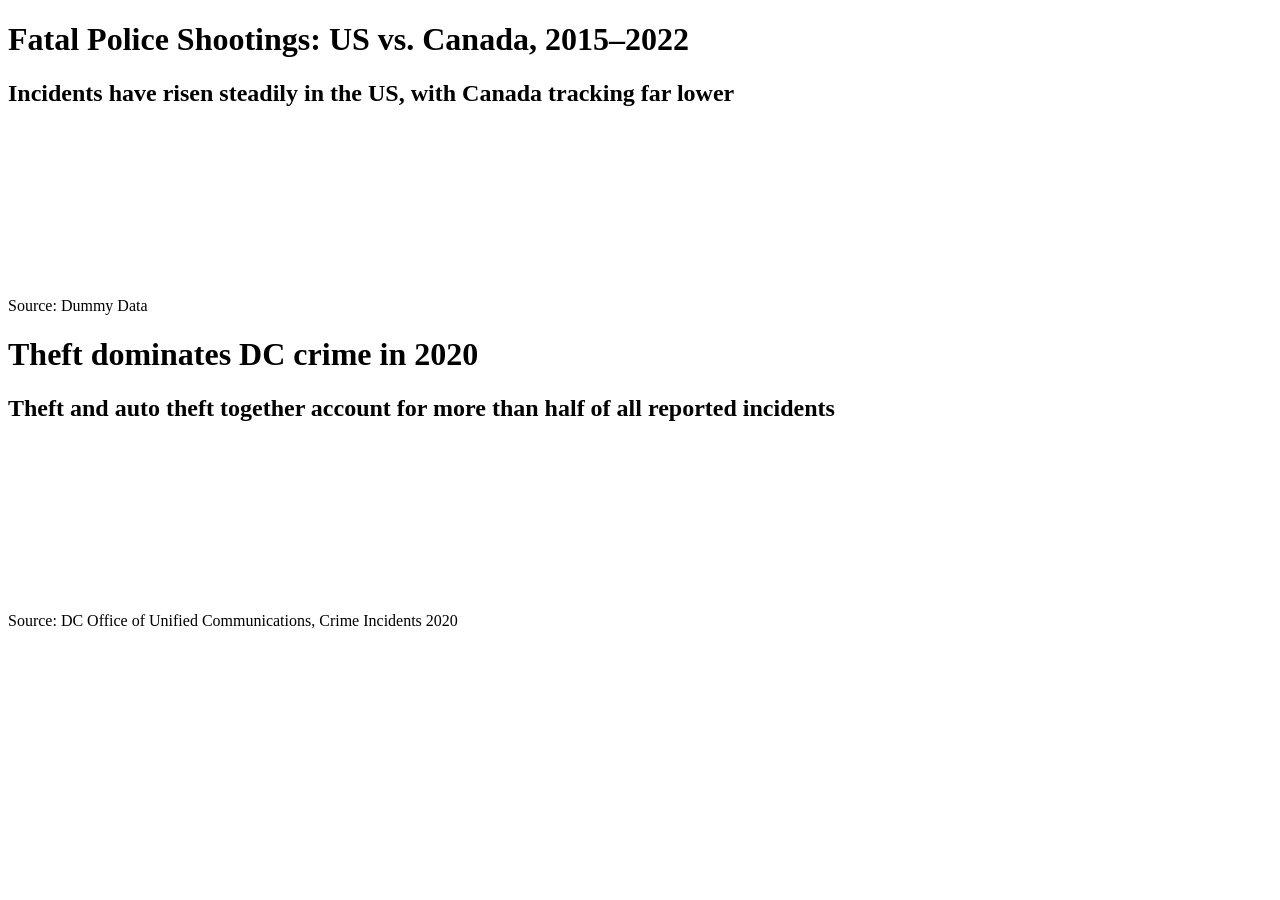
<file: index.html>
<!doctype html>
<html lang="en">
	<head>
		<meta charset="utf-8" />
		<meta name="viewport" content="width=device-width, initial-scale=1.0" />
		<title>Fatal Police Shootings – LAB 6</title>
	</head>
	<body>
		<div id="app">
			<div class="chart-section">
				<h1>Fatal Police Shootings: US vs. Canada, 2015–2022</h1>
				<h2>Incidents have risen steadily in the US, with Canada tracking far lower</h2>
				<canvas id="chart"></canvas>
				<p class="source">Source: Dummy Data</p>
			</div>

			<div class="chart-section">
				<h1>Theft dominates DC crime in 2020</h1>
				<h2>Theft and auto theft together account for more than half of all reported incidents</h2>
				<canvas id="chart2"></canvas>
				<p class="source">Source: DC Office of Unified Communications, Crime Incidents 2020</p>
			</div>
		</div>
		<script type="module" src="/src/main.js"></script>
	</body>
</html>
</file>
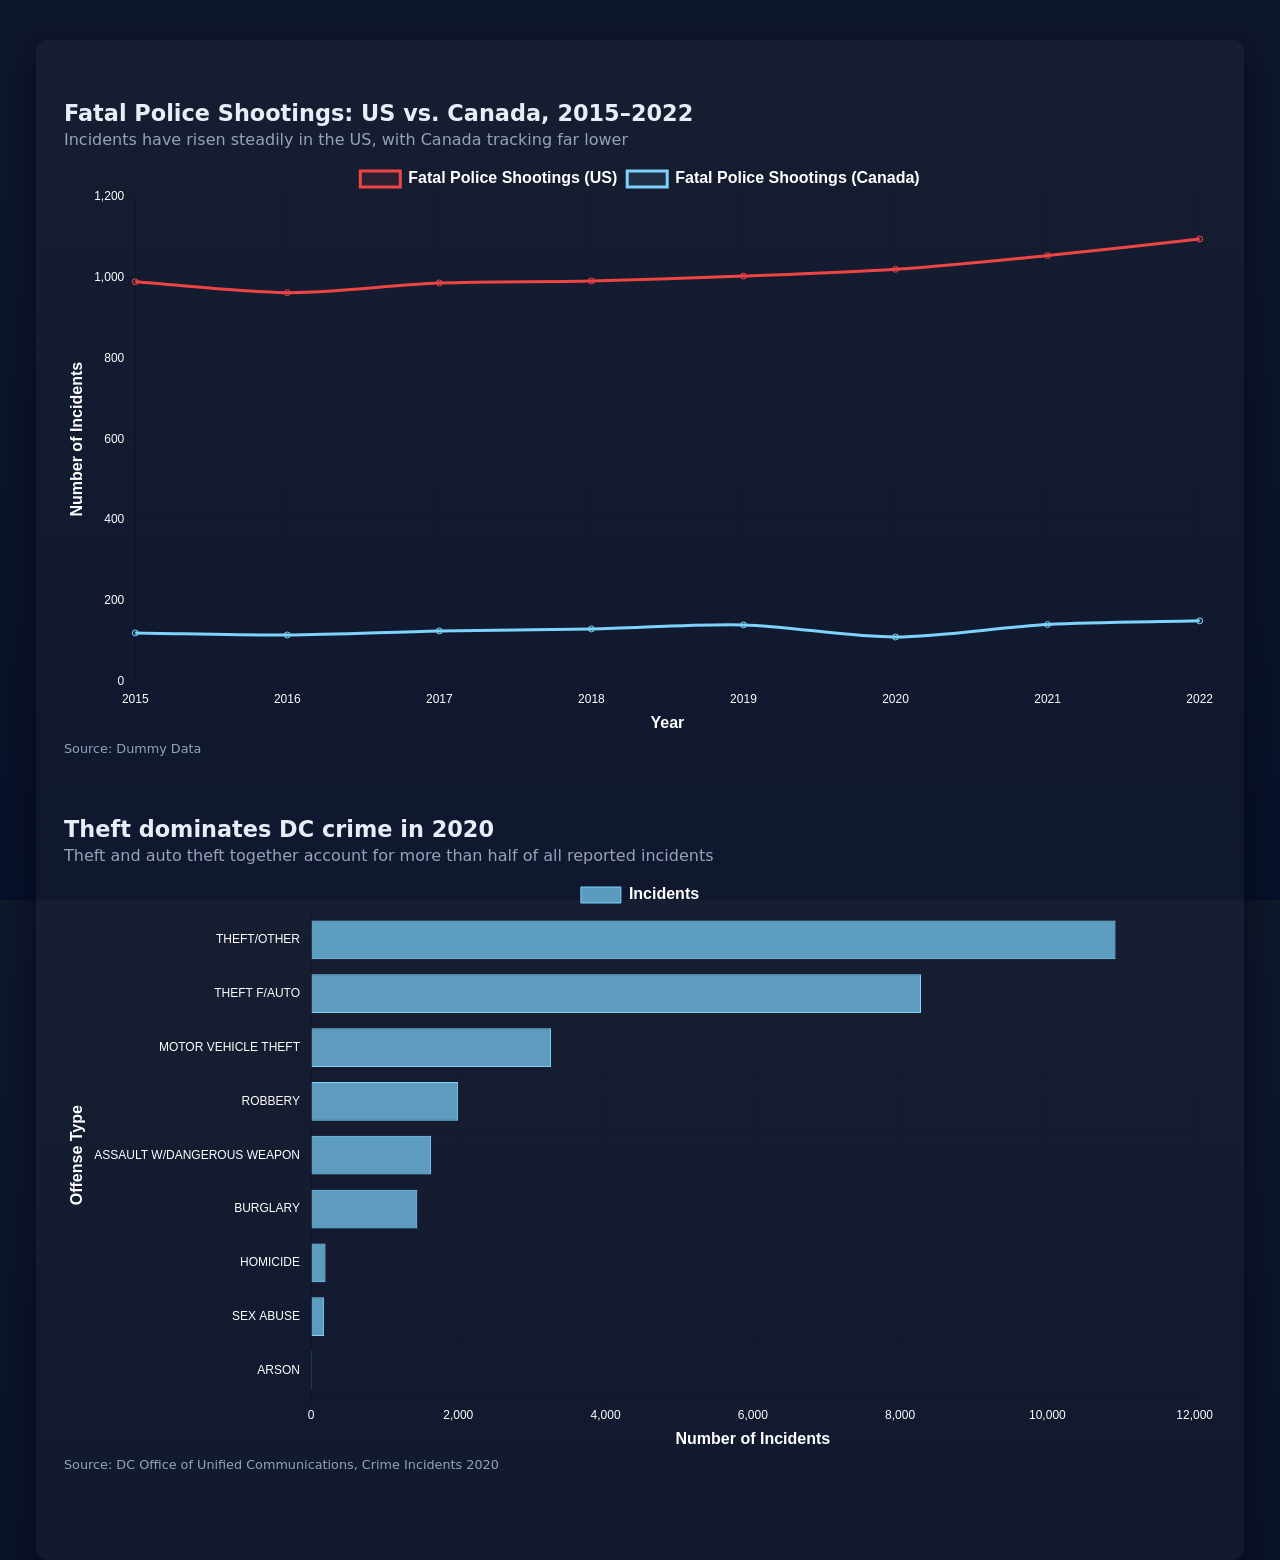
<file: docs/index.html>
<!doctype html>
<html lang="en">
	<head>
		<meta charset="utf-8" />
		<meta name="viewport" content="width=device-width, initial-scale=1.0" />
		<title>Fatal Police Shootings – LAB 6</title>
		<script type="module" crossorigin src="./assets/index-lbXLXsP1.js"></script>
		<link rel="stylesheet" crossorigin href="./assets/index-ByiZ_rp1.css">
	</head>
	<body>
		<div id="app">
			<div class="chart-section">
				<h1>Fatal Police Shootings: US vs. Canada, 2015–2022</h1>
				<h2>Incidents have risen steadily in the US, with Canada tracking far lower</h2>
				<canvas id="chart"></canvas>
				<p class="source">Source: Dummy Data</p>
			</div>

			<div class="chart-section">
				<h1>Theft dominates DC crime in 2020</h1>
				<h2>Theft and auto theft together account for more than half of all reported incidents</h2>
				<canvas id="chart2"></canvas>
				<p class="source">Source: DC Office of Unified Communications, Crime Incidents 2020</p>
			</div>
		</div>
	</body>
</html>
</file>
<file: docs/assets/index-ByiZ_rp1.css>
:root{--bg: #0f172a;--card: #0b1220;--muted: #94a3b8;--accent: #7dd3fc}html,body{height:100%}body{margin:0;font-family:Inter,system-ui,-apple-system,Segoe UI,Roboto,Helvetica Neue,Arial;background:linear-gradient(180deg,var(--bg),#071028);color:#e6eef8;display:flex;align-items:flex-start;justify-content:center;min-height:100%}#app{background:#ffffff08;padding:28px;border-radius:10px;box-shadow:0 6px 24px #02061799;width:90vw;margin:40px auto}.chart-section{margin-bottom:60px}a{color:var(--accent)}canvas{width:100%!important;margin-bottom:4px}h1{font-size:1.4rem;margin:32px 0 4px}h2{font-size:1rem;font-weight:400;color:var(--muted);margin:0 0 12px}.source{font-size:.8rem;color:var(--muted);margin:4px 0 0}
</file>
